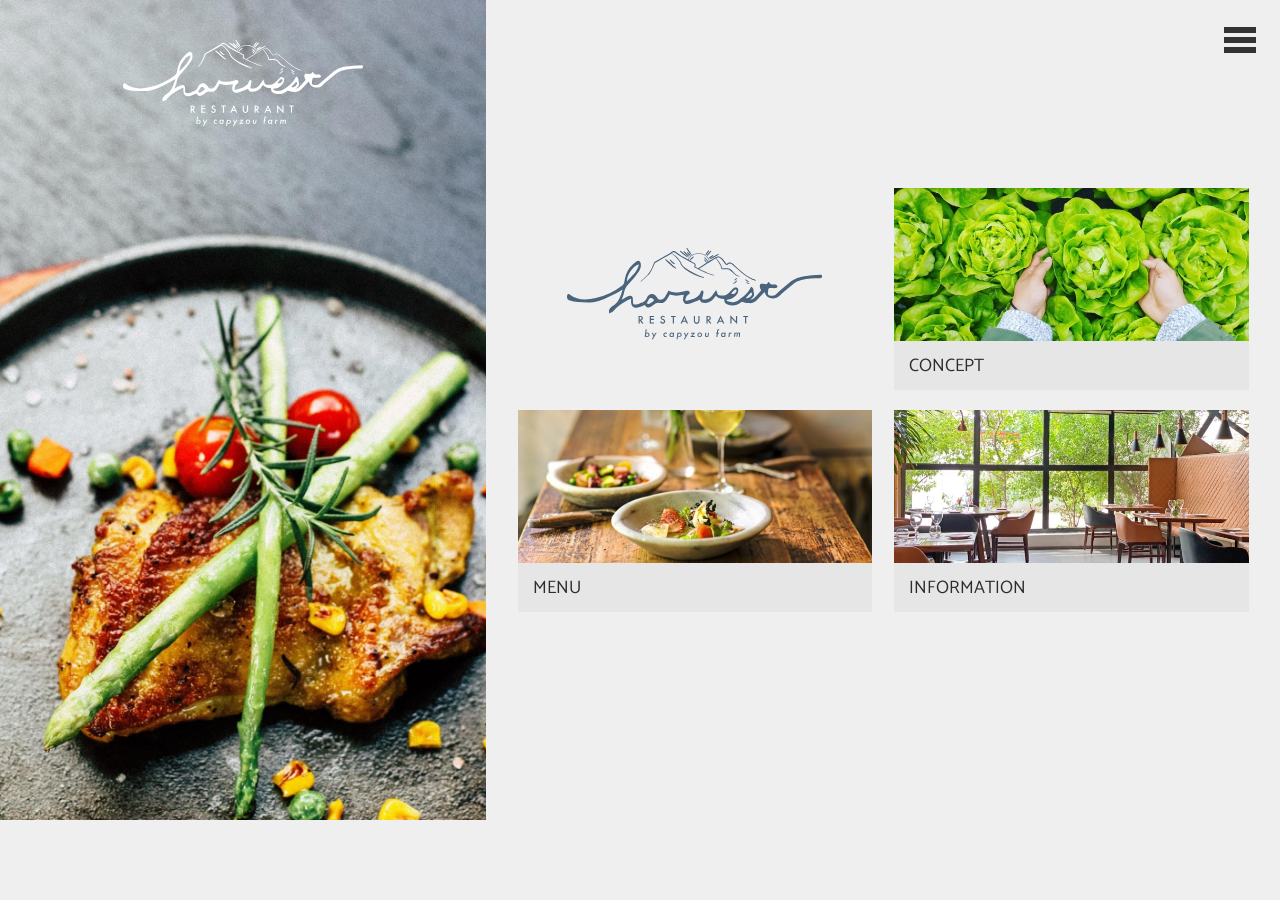
<file: index.html>
<!DOCTYPE html>
<html lang="ja">
  <head>
    <meta charset="UTF-8">
    <meta name="viewport" content="width=device-width,initial-scale=1">
    <link rel="stylesheet" href="css/reset.css">
    <link rel="preconnect" href="https://fonts.gstatic.com">
    <link rel="stylesheet" href="https://fonts.googleapis.com/css2?family=Catamaran:wght@400;700&family=Noto+Sans+JP:wght@400;700&display=swap">
    <link rel="stylesheet" href="css/style.css">

    <!-- XREA 広告表示環境用CSS -->
    <link rel="stylesheet" href="css/xrea.css">

    <title>Harvest Restaurant</title>
  </head>
  <body class="topPage">
    <header>
      <h1>
        <img src="images/top_logo.svg" alt="Harvest Restaurant">
      </h1>
      <nav class="gMenu">
  <input class="menu-btn" type="checkbox" id="menu-btn">
  <label class="menu-icon" for="menu-btn">
    <span class="navicon"></span>
  </label>
  <ul class="menu">
    <li><a href="index.html">home</a></li>
    <li><a href="concept.html">concept</a></li>
    <li><a href="menu.html">menu</a></li>
    <li><a href="info.html">info</a></li>
  </ul>
</nav>
    </header>
    <main>
      <ul class="linkList">
        <li>
          <a href="concept.html">
            <img src="images/top_ph01.jpg" alt="">
            <span>CONCEPT</span>
          </a>
        </li>
        <li>
          <a href="menu.html">
            <img src="images/top_ph02.jpg" alt="">
            <span>MENU</span>
          </a>
        </li>
        <li>
          <a href="info.html">
            <img src="images/top_ph03.jpg" alt="">
            <span>INFORMATION</span>
          </a>
        </li>
      </ul>
    </main>
  </body>
</html>
</file>
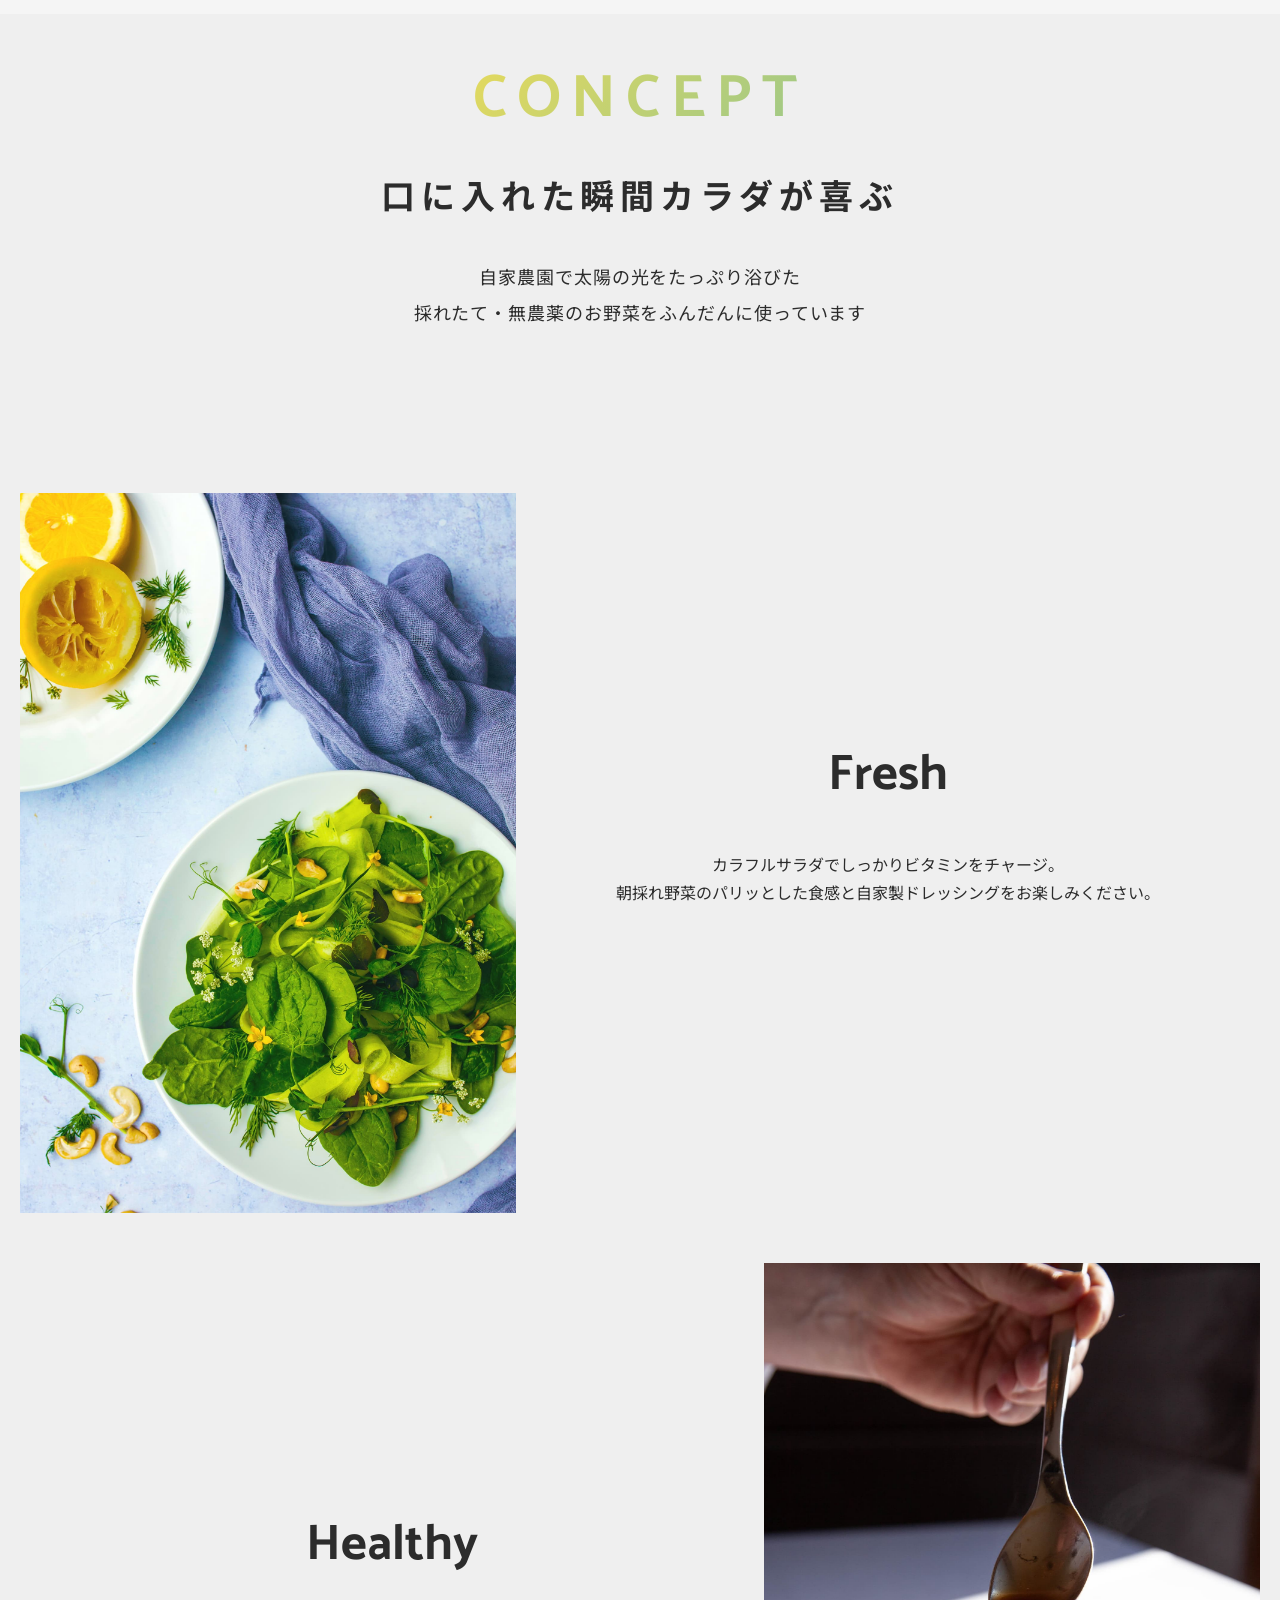
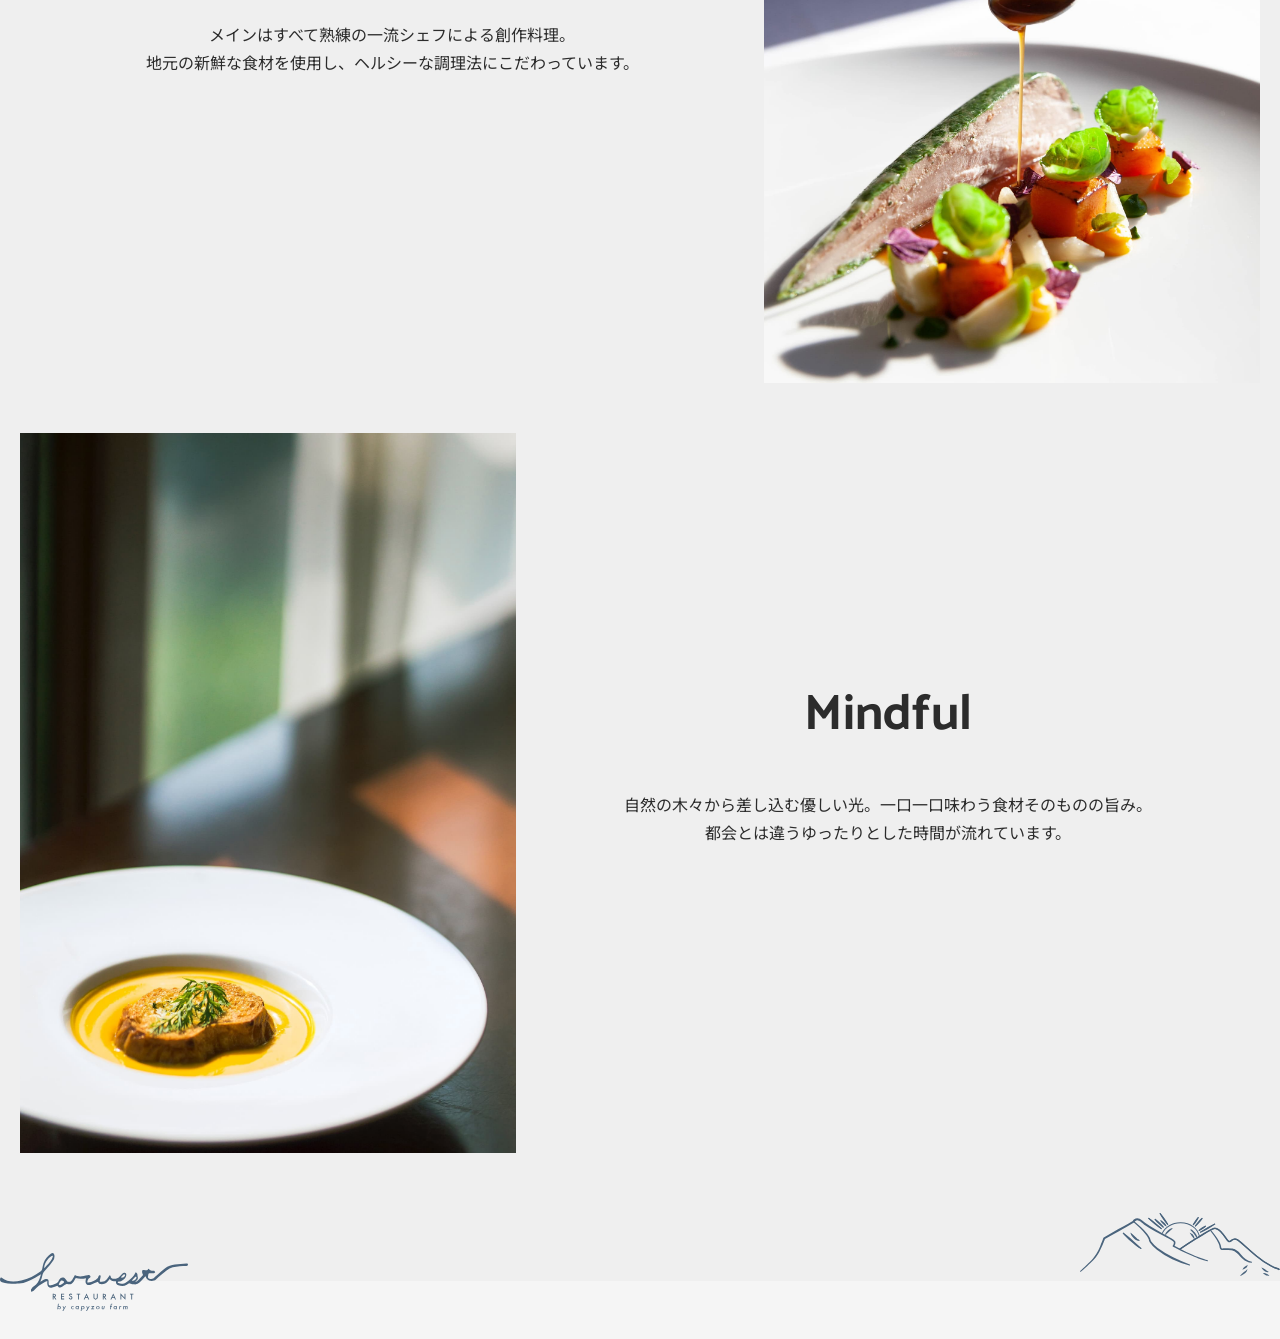
<file: concept.html>
<!DOCTYPE html>
<html lang="ja">
  <head>
    <meta charset="UTF-8">
    <meta name="viewport" content="width=device-width,initial-scale=1">
    <link rel="stylesheet" href="css/reset.css">
    <link rel="preconnect" href="https://fonts.gstatic.com">
    <link rel="stylesheet" href="https://fonts.googleapis.com/css2?family=Catamaran:wght@400;700&family=Noto+Sans+JP:wght@400;700&display=swap">
    <link rel="stylesheet" href="css/style.css">
    <title>CONCEPT | Harvest Restaurant</title>
  </head>
  <body class="subPage">
    <header>
      <h1><span>concept</span></h1>
    </header>
    <main>
      <section>
        <h2>口に入れた瞬間<br class="onlySP">カラダが喜ぶ</h2>
        <p class="lead">
          自家農園で太陽の光をたっぷり浴びた<br>
          採れたて・無農薬のお野菜をふんだんに使っています
        </p>
        <section class="conceptDetailSec">
          <h3>Fresh</h3>
          <p class="photo"><img src="images/concept_ph01.jpg" alt=""></p>
          <p class="text">
            カラフルサラダでしっかりビタミンをチャージ。<br>
            朝採れ野菜のパリッとした食感と自家製ドレッシングをお楽しみください。
          </p>
        </section>
        <section class="conceptDetailSec reverse">
          <h3>Healthy</h3>
          <p class="photo"><img src="images/concept_ph02.jpg" alt=""></p>
          <p class="text">
            メインはすべて熟練の一流シェフによる創作料理。<br>
            地元の新鮮な食材を使用し、ヘルシーな調理法にこだわっています。
          </p>
        </section>
        <section class="conceptDetailSec">
          <h3>Mindful</h3>
          <p class="photo"><img src="images/concept_ph03.jpg" alt=""></p>
          <p class="text">
            自然の木々から差し込む優しい光。一口一口味わう食材そのものの旨み。<br>
            都会とは違うゆったりとした時間が流れています。
          </p>
        </section>
      </section>
    </main>
    <footer>
      <p><img src="images/footer_logo.svg" alt=""></p>
    </footer>
  </body>
</html>
</file>
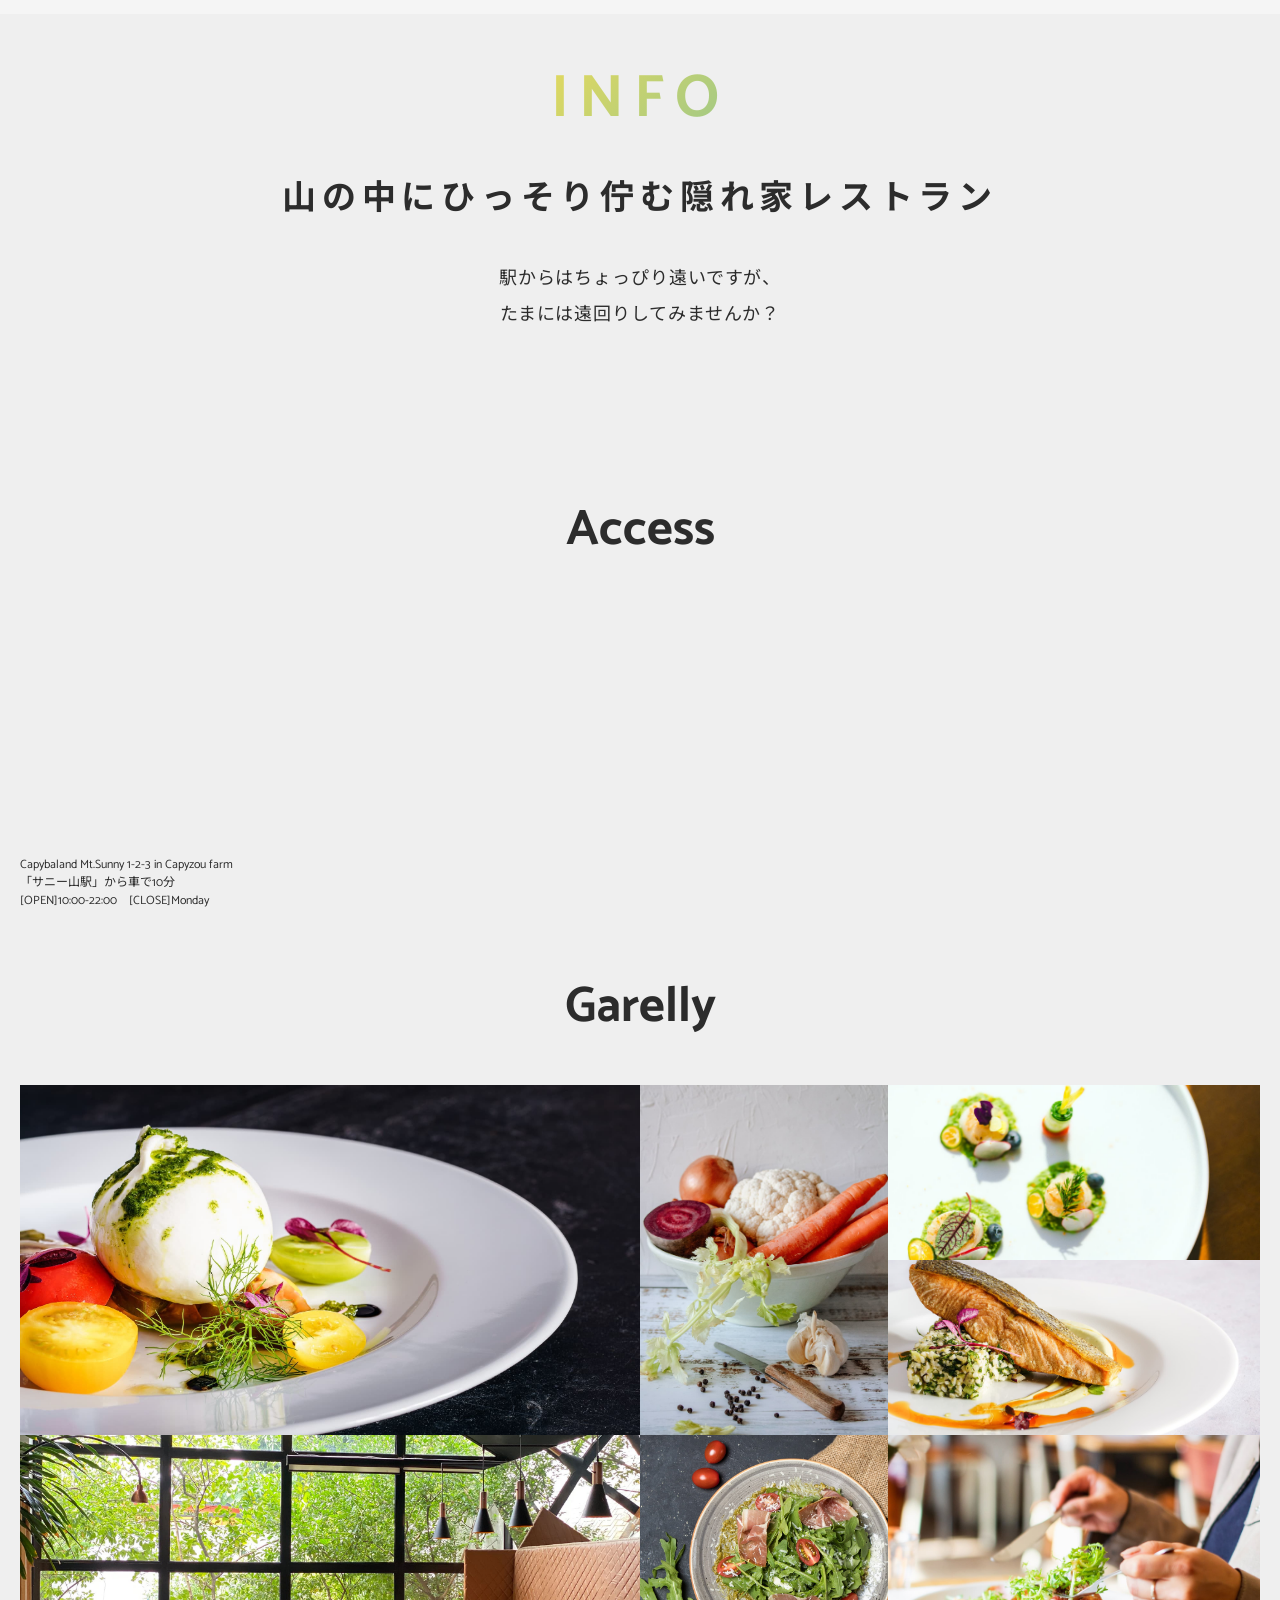
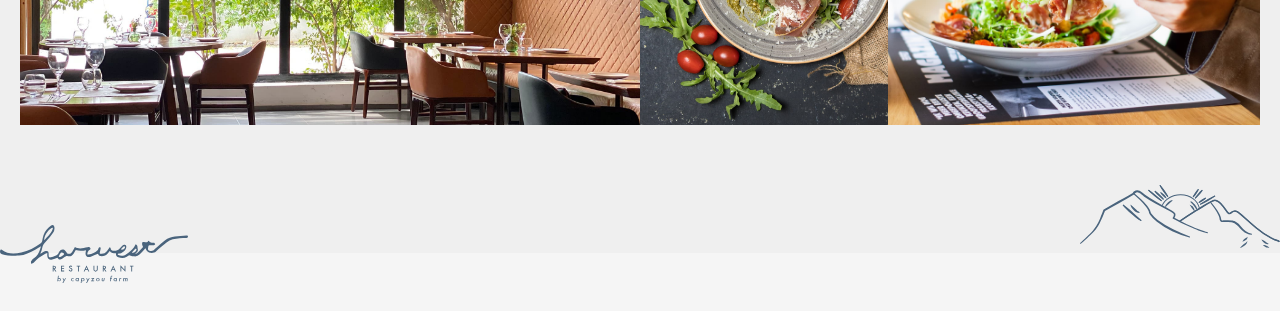
<file: info.html>
<!DOCTYPE html>
<html lang="ja">
  <head>
    <meta charset="UTF-8">
    <meta name="viewport" content="width=device-width,initial-scale=1">
    <link rel="stylesheet" href="css/reset.css">
    <link rel="preconnect" href="https://fonts.gstatic.com">
    <link rel="stylesheet" href="https://fonts.googleapis.com/css2?family=Catamaran:wght@400;700&family=Noto+Sans+JP:wght@400;700&display=swap">
    <link rel="stylesheet" href="css/style.css">
    <title>INFO | Harvest Restaurant</title>
  </head>
  <body class="subPage">
    <header>
      <h1><span>info</span></h1>
    </header>
    <main>
      <section>
        <h2>山の中にひっそり佇む<br class="onlySP">隠れ家レストラン</h2>
        <p class="lead">
          駅からはちょっぴり遠いですが、<br>
          たまには遠回りしてみませんか？
        </p>
        <section>
          <h3>Access</h3>
          <p class="map">
            <iframe src="https://www.google.com/maps/embed?pb=!1m18!1m12!1m3!1d3240.48782531214!2d139.71867607525098!3d35.68961132951438!2m3!1f0!2f0!3f0!3m2!1i1024!2i768!4f13.1!3m3!1m2!1s0x60188ced8c15a96d%3A0x5c1e99747ec1e94e!2z44ix57-U5rOz56S-!5e0!3m2!1sja!2sjp!4v1781070343727!5m2!1sja!2sjp" width="600" height="450" style="border:0;" allowfullscreen="" loading="lazy" referrerpolicy="no-referrer-when-downgrade"></iframe><br>
            Capybaland Mt.Sunny 1-2-3 in Capyzou farm<br>
            「サニー山駅」から車で10分<br>
            [OPEN]10:00-22:00　[CLOSE]Monday
          </p>
        </section>
        <section>
          <h3>Garelly</h3>
          <ul class="photoGarelly">
            <li class="item01"><img src="images/info_g01.jpg" alt=""></li>
            <li class="item02"><img src="images/info_g02.jpg" alt=""></li>
            <li class="item03"><img src="images/info_g03.jpg" alt=""></li>
            <li class="item04"><img src="images/info_g04.jpg" alt=""></li>
            <li class="item05"><img src="images/info_g05.jpg" alt=""></li>
            <li class="item06"><img src="images/info_g06.jpg" alt=""></li>
            <li class="item07"><img src="images/info_g07.jpg" alt=""></li>
          </ul>
        </section>
      </section>
    </main>
    <footer>
      <p><img src="images/footer_logo.svg" alt=""></p>
    </footer>
  </body>
</html>
</file>
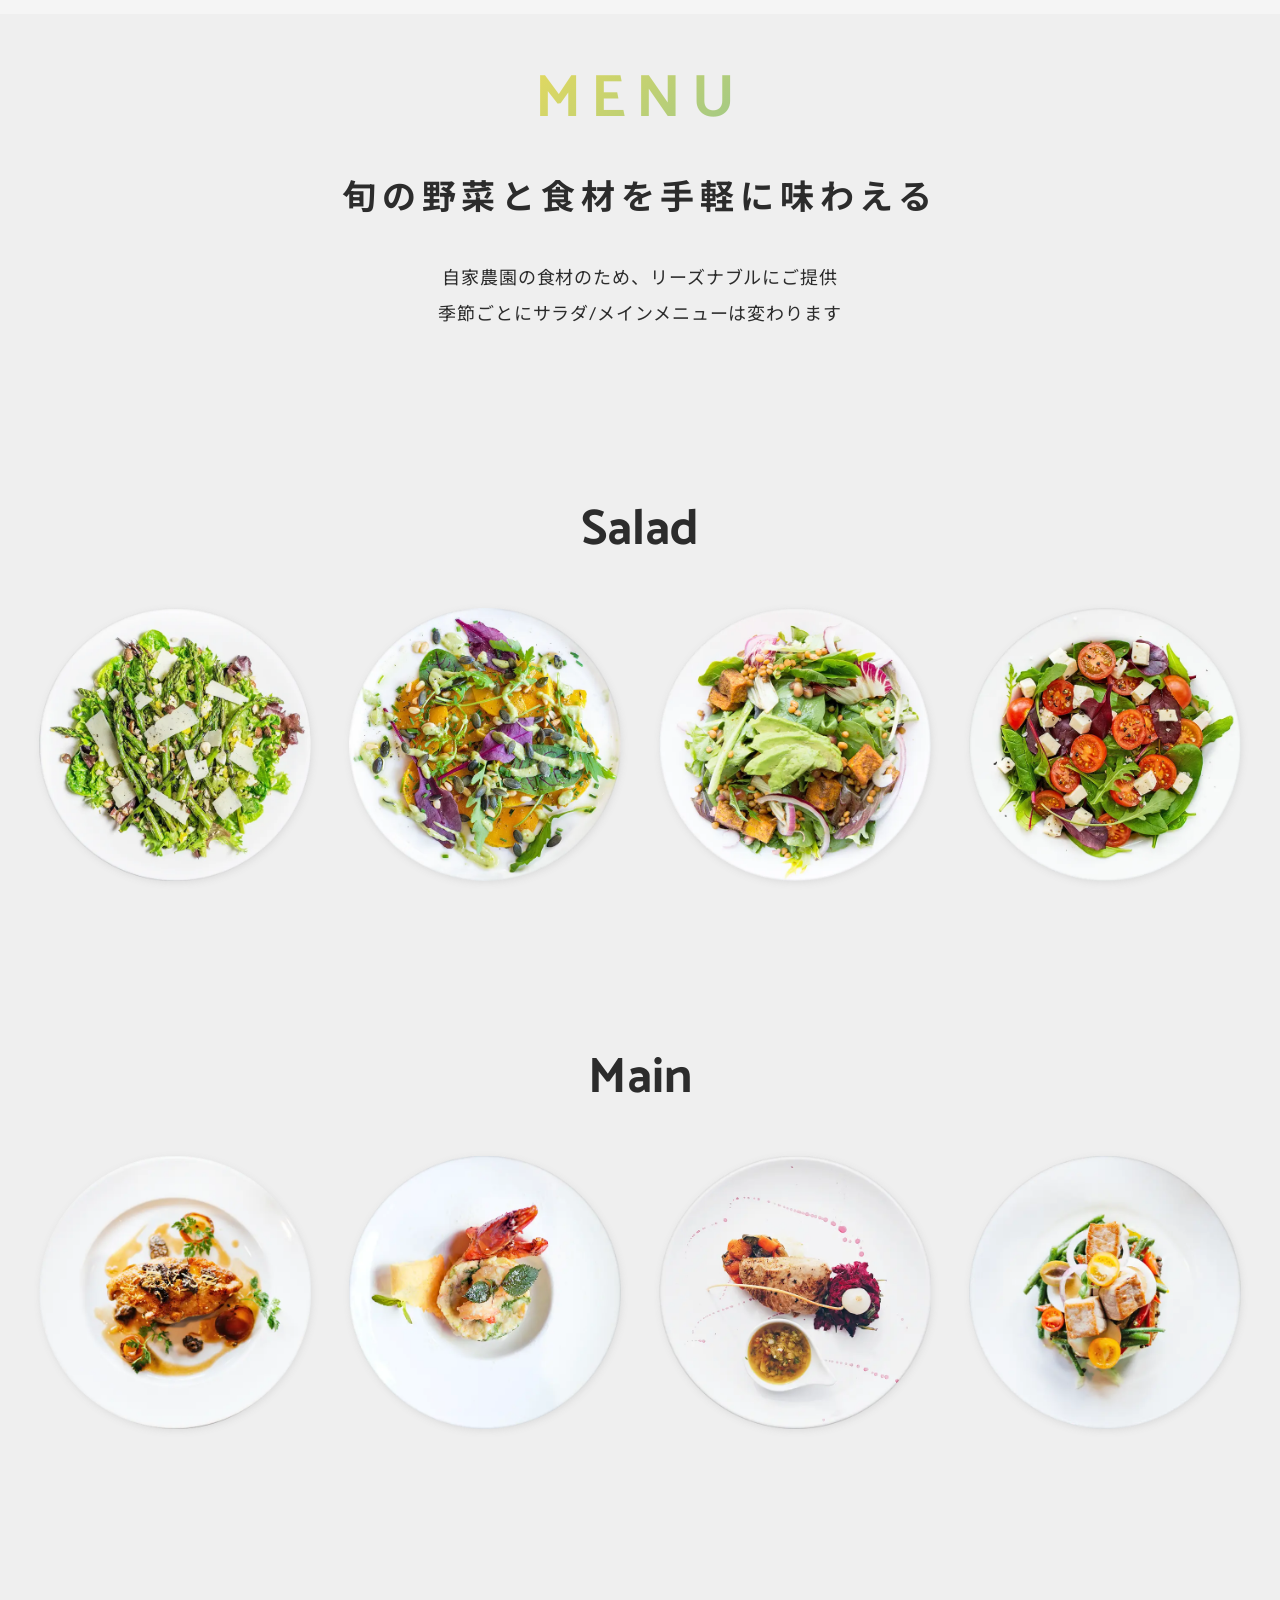
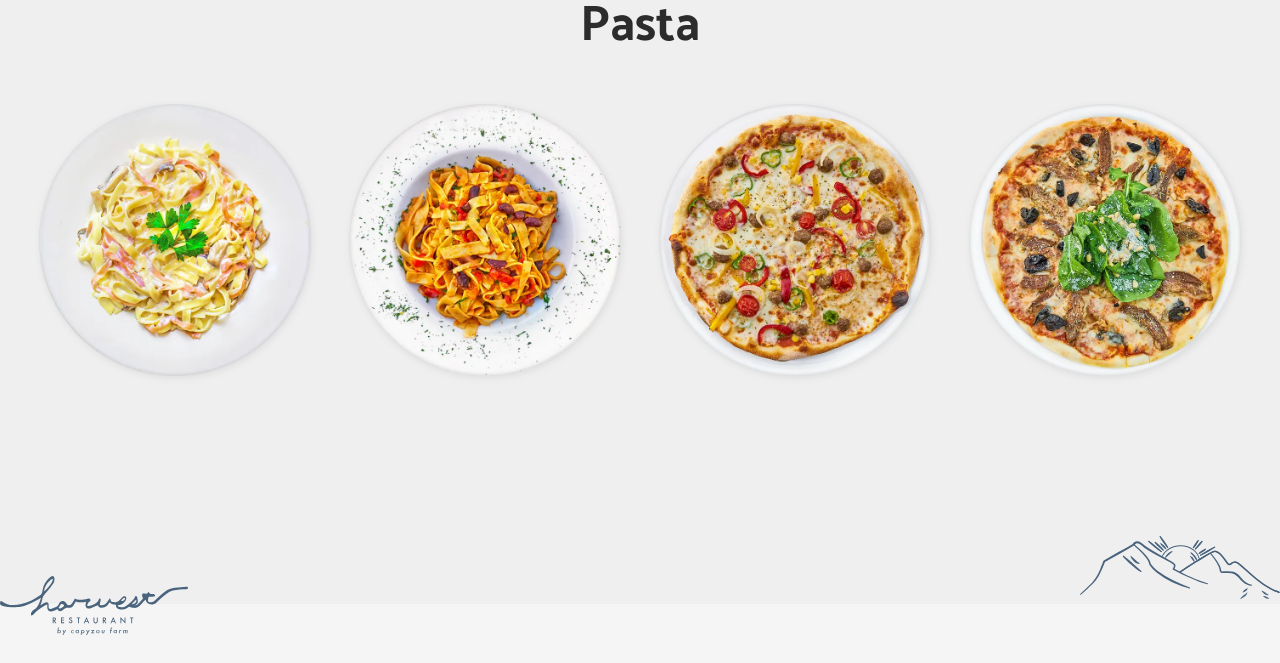
<file: menu.html>
<!DOCTYPE html>
<html lang="ja">
  <head>
    <meta charset="UTF-8">
    <meta name="viewport" content="width=device-width,initial-scale=1">
    <link rel="stylesheet" href="css/reset.css">
    <link rel="preconnect" href="https://fonts.gstatic.com">
    <link rel="stylesheet" href="https://fonts.googleapis.com/css2?family=Catamaran:wght@400;700&family=Noto+Sans+JP:wght@400;700&display=swap">
    <link rel="stylesheet" href="css/style.css">
    <title>MENU | Harvest Restaurant</title>
  </head>
  <body class="subPage">
    <header>
      <h1><span>menu</span></h1>
    </header>
    <main>
      <section>
        <h2>旬の野菜と食材を<br class="onlySP">手軽に味わえる</h2>
        <p class="lead">
          自家農園の食材のため、リーズナブルにご提供<br>
          季節ごとにサラダ/メインメニューは変わります
        </p>
        <section class="menuDetailSec">
          <h3>Salad</h3>
          <ul class="menuList">
            <li><img src="images/menu_s01.webp" alt=""></li>
            <li><img src="images/menu_s02.webp" alt=""></li>
            <li><img src="images/menu_s03.webp" alt=""></li>
            <li><img src="images/menu_s04.webp" alt=""></li>
          </ul>
        </section>
        <section class="menuDetailSec">
          <h3>Main</h3>
          <ul class="menuList">
            <li><img src="images/menu_m01.webp" alt=""></li>
            <li><img src="images/menu_m02.webp" alt=""></li>
            <li><img src="images/menu_m03.webp" alt=""></li>
            <li><img src="images/menu_m04.webp" alt=""></li>
          </ul>
        </section>
        <section class="menuDetailSec">
          <h3>Pasta</h3>
          <ul class="menuList">
            <li><img src="images/menu_p01.webp" alt=""></li>
            <li><img src="images/menu_p02.webp" alt=""></li>
            <li><img src="images/menu_p03.webp" alt=""></li>
            <li><img src="images/menu_p04.webp" alt=""></li>
          </ul>
        </section>
      </section>
    </main>
    <footer>
      <p><img src="images/footer_logo.svg" alt=""></p>
    </footer>
  </body>
</html>
</file>
<file: css/style.css>
@charset "utf-8";

/* =================================
   共通
================================= */

body{
    font-size: 16px;
    line-height: 1.5;
    color: #2c2c2c;
    margin:0;
    font-family:'Catamaran','Noto Sans JP',sans-serif;
    background:#efefef;

}

img{
    max-width:100%;
    height:auto;
    display:block;
}

ul{
    margin:0;
    padding:0;
    list-style:none;
}

a{
    color:inherit;
    text-decoration:none;
}

.topPage header{
    height :90vh;
    background:url(../images/top_bg.jpg) no-repeat center top/cover;
    padding-top:  50px;
    margin-bottom:64px;
}

/* =================================
   SP
================================= */

/*.topPage{
    background:
        url("../images/top_main.jpg")
        center top / cover
        no-repeat;
}*/



.topPage header h1{
    text-align: center;
    margin:0;
}

.topPage header h1 img{
    width:240px;
    margin:0 auto;
}

.linkList{
    padding: 0 20px;
}

.linkList li{
    margin-bottom:40px;
}

.linkList a{
    display:block;
    background:#e6e6e6;
}

.linkList a:hover{
    filter:brightness(108%);
}
.linkList a img{
    transition:
        transform .3s,
        filter .3s;
}

.linkList a:hover img{
    transform:scale(1.05);
    filter:brightness(110%);
}

.linkList li a span{
    display: block;
    padding: 12px 15px 10px;
    font-size: 18px;
}

.linkList span{
    display:block;
    padding:16px;
    font-size:1.8rem;
}

/* =================================
   階層ページ共通
================================= */


.subPage main{
    max-width: 1280px;
    margin: 0 auto;
}

.subPage header{
border-top: 14px solid #f5f5f5;
padding-top: 40px;
margin-bottom: 30px;
}

.subPage header h1{
text-align: center;
font-size: 42px;
font-weight: 700;
letter-spacing: .17em;
text-transform:uppercase;
}

.subPage header h1 span{
    /*display: inline-block;*/
    background-image: linear-gradient(135deg, #e6da5d 0%, #9ac78a 100%);
-webkit-background-clip: text;
-moz-background-clip: text;
background-clip: text;
color: transparent;
}

.subPage h2{
font-size: 20px;
font-weight: 700;
text-align: center;
letter-spacing: .17em;

}

.subPage .lead{

    text-align: center;
    margin-bottom: 30px;
    font-size: 11px;
    letter-spacing: .05em;
    line-height: 2;
}

.subPage h3{
    font-size: 30px;
    font-weight: 700;
    text-align: center;
    margin-bottom: 30px;
}

.subPage main{
    padding: 0 20px;
}
footer{
    background: url(../images/footer_mt.svg) no-repeat right top/200px;
    margin-top: 60px;
    padding-top: 68px;
}

footer p{
    background-color: #f5f5f5;


}

footer p img{
    width:188px;
    transform: translateY(-28px);
}

/* =================================
   コンセプト
================================= */

.conceptDetailSec p img{
    height: 180px;
    width:100%;
    object-fit: cover;
    object-position: center 90%;
}

.conceptDetailSec .text{
    font-size: 12px;
    line-height:1.78;
}

/* =================================
   メニュー
================================= */
.menuList{
    display: flex;
    flex-wrap:wrap;
    justify-content: space-around;
    }

.menuList li{
    flex-basis: 42%;
    margin-bottom: 28px;
}

.menuList li img{
filter:drop-shadow(1px 2px 3px #ddd)    
}

.menuDetailSec{
    margin-bottom: 50PX;
}

/* =================================
   インフォメーション
================================= */
.map iframe{
    width:100%;
    height:240px;
    margin-bottom: 8px;
}

.map{
    font-size: 12px;
    margin-bottom: 60px;
}

.photoGarelly{
    display:grid;
    grid-template-rows: 40vw 30vw 30vw 40vw 40vw;
    grid-template-columns: 50% 50%;
}

.item01{
grid-row-start:1;
grid-row-end: 2;
grid-column-start: 1;
grid-column-end: 3;
}

.item02{
grid-row:2/4;
grid-column: 1/2;
}
.item03{
grid-row:2/3;
grid-column: 2/3;
}

.item04{
    grid-row:3/4;
    grid-column: 2/3;
}

.item05{
    grid-row: 4/5;
    grid-column: 1/3;

}

.item06{
    grid-row:5/6;
    grid-column: 1/2;
}

.item07{
grid-row: 5/6;
grid-column: 2/3;

}

.photoGarelly li img{
width: 100%;
height:100%;
object-fit:cover;


}

/* メニューを画面上部に固定表示しています */
.gMenu {
  position: fixed;
  right: 0;
  top: 0;
  width: 100%;
  z-index: 99;
}
/* メニューアイコンを画面右上に固定しています */
.gMenu .menu-icon {
    cursor: pointer;
    position: absolute;
    right: 10px;
    top: 10px;

    width: 60px;
    height: 60px;

    display: flex;
    justify-content: center;
    align-items: center;
    
}
/* メニューアイコン（三本線）の真ん中の線です */
.gMenu .menu-icon .navicon {
  background: #333; /* 色は自由に変更可能です */
  display: block;
  height: 6px; /* 太さ */
  width: 32px; /* 長さ */
  position: relative;
  transition: background .4s ease-out; /* 形が変わる時のアニメーション */

}
/* メニューアイコン（三本線）の上と下の線を疑似要素で追加 */
.gMenu .menu-icon .navicon::before,
.gMenu .menu-icon .navicon::after {
  background: #333; /* 色は自由に変更可能です */
  content: '';
  display: block;
  height: 6px;
  position: absolute;
  transition: all .4s ease-out; /* 形が変わる時のアニメーション */
  width: 100%;

}
.gMenu .menu-icon .navicon::before {top: 10px;} /* 位置を上にずらしています */
.gMenu .menu-icon .navicon::after {top: -10px;} /* 位置を下にずらしています */
/* 表示されるメニューです */
.gMenu .menu {
  background-color: rgba(255,255,255,0.9);
  overflow: hidden;
  max-height: 0; /* ★最初は高さを0にして非表示状態に */
  transition: max-height .6s; /* 表示されるときのアニメーション */
  text-align: center;
}
/* メニュー部分のデザインです */
.gMenu .menu li:first-of-type {
  padding-top: 50px;
}
.gMenu .menu li a {
  display: block;
  padding: 24px 20px;
  text-decoration: none;
  text-transform: uppercase;
}
.gMenu .menu li a:hover {
  background-color: #f4f4f4;
}
/* チェックボックスは常に非表示です */
.gMenu .menu-btn {
  display: none;
}
/* ▼▼▼以下はチェックボックスがONの時の状態です▼▼▼ */
.gMenu .menu-btn:checked ~ .menu {
  max-height: 338px; /* ★チェックボックスがオンの時高さを338pxにして表示させます */
  transition: max-height .6s;
}
/* メニューボタンの中央の線を非表示に */
.gMenu .menu-btn:checked ~ .menu-icon .navicon {background: transparent;}

/* メニューボタンの上下の線を45度傾けて✕印を作ります */
.gMenu .menu-btn:checked ~ .menu-icon .navicon::before {
    transform: rotate(45deg);
    top: 0;
    transform-origin: center; /* 追加 */
}
.gMenu .menu-btn:checked ~ .menu-icon .navicon::after {
    transform: rotate(-45deg);
    top: 0;
    transform-origin: center; /* 追加 */
}

/* =================================
   PC
================================= */

@media screen and (min-width:920px){

.subPage header {
        width: 100%;
        position: static;
        padding-top: 40px;
    }
    .subPage main {
        max-width: 1280px;
        margin:0 auto;
    }

    .topPage{
        background:#efefef;
        display:flex;
    }

.subPage header h1{
    font-size: 60px;
}

.onlySP{
    display: none;
}

.subPage h2{
    font-size: 34px;
    margin-bottom: 36px;
}

.subPage .lead{
    font-size: 18px;
    margin-bottom: 160px;
}

.subPage h3{
    font-size: 50px;
    margin-bottom: 40px;
}

.conceptDetailSec{
display: grid;
grid-template-rows: 360px 360px;
grid-template-columns: 40% 60%;
margin-bottom: 50px;
}

.conceptDetailSec h3{
    grid-row:1/2;
    grid-column: 2/3;
}

.conceptDetailSec .photo{

    grid-row: 1/3;
    grid-column: 1/2;
}

.conceptDetailSec .text{

    grid-row: 2/3;
    grid-column: 2/3;
}

.conceptDetailSec .photo img{
height: 720px;
}

.conceptDetailSec h3{
    align-self: end;
}

.conceptDetailSec .text{
    text-align:center;
    font-size: 16px;
}

.menuList li{
    flex-basis: 22%;
    margin-bottom:0;
}

.menuDetailSec{
    margin-bottom: 160px;
}

.reverse{
    grid-template-columns: 60% 40%;
}

.reverse h3{
    grid-row: 1/2;
    grid-column: 1/2;
}

.reverse .photo{
    grid-row: 1/3;
    grid-column: 2/3;
}

.reverse .text{
    grid-row: 2/3;
    grid-column: 1/2;
}

.photoGarelly{
    grid-template-rows: 175px 175px 290px;
    grid-template-columns: 50% 20% 30%;
}

.item01{
    grid-row:1/3;
    grid-column: 1/2;
}

.item02{
    grid-row:1/3;
    grid-column: 2/3;
}

.item03{
    grid-row:1/2;
    grid-column: 3/4;
}

.item04{
    grid-row:2/3;
    grid-column: 3/4;
}

.item05{
    grid-row:3/4;
    grid-column: 1/2;
}

.item06{
    grid-row:3/4;
    grid-column: 2/3;
}

.item07{
    grid-row:3/4;
    grid-column: 3/4;
}

    /* 左側メインビジュアル */
    .topPage{
        display: flex;
    }
    
    .topPage header{
        flex-basis: 38%;
        background:
            url("../images/top_bg.jpg") no-repeat center top/cover;
        position:relative;
        padding-top: 50px;
        height :100vh;
        margin-bottom:0;
    }

    .topPage header h1{
        position:absolute;
        top:40px;
        left:50%;
        transform:translateX(-50%);
    }

    .topPage header img{
        width:240px;
    }


    /* 右側 */
    .topPage main{
        flex-basis:62%;

        display:flex;
        
        align-items:center;


    }

    .linkList{
        display:flex;
        flex-wrap: wrap;
        max-width: 800px;
        justify-content: space-around;
        margin: 0 auto;
    }

    /* ロゴスペース */
    .linkList::before{
        content:"";
        width: 47%;
        background:
            url("../images/top_pclogo.svg")
            center center /72%
            no-repeat;
    }

    .linkList li{
        flex-basis: 47%;
        margin-bottom: 20px;
    }

    .linkList a{
        transition:.3s;
    }

    .linkList a:hover{
        transform:translateY(-5px);
    }

    .linkList span{
        font-size:1.6rem;
        padding:14px 16px;
    }

    /* MENUを左下に */
    .linkList li:nth-child(2){
        grid-column:1;
    }

    /* INFORMATIONを右下に */
    .linkList li:nth-child(3){
        grid-column:2;
    }

}
</file>
<file: css/xrea.css>
@charset "utf-8";

/* =================================
   XREA 広告対策
================================= */

@media screen and (min-width: 920px) {

    body.topPage {
        display: grid;

        grid-template-columns: 38% 62%;
        grid-template-rows: auto 1fr;
    }

    /* XREA広告 */
    body.topPage > #vdbanner {
        grid-column: 1 / -1;
        grid-row: 1;
    }

    /* 左メインビジュアル */
    body.topPage > header {
        grid-column: 1;
        grid-row: 2;

        width: 100%;
        height: calc(100vh - 80px);
    }

    /* 右コンテンツ */
    body.topPage > main {
        grid-column: 2;
        grid-row: 2;

        width: 100%;
        height: calc(100vh - 80px);
    }
   

}

@media (max-width: 501px) {
 /* ハンバーガーメニュー */
    .gMenu .menu-icon {
        top: 80px;
    }
}
</file>
